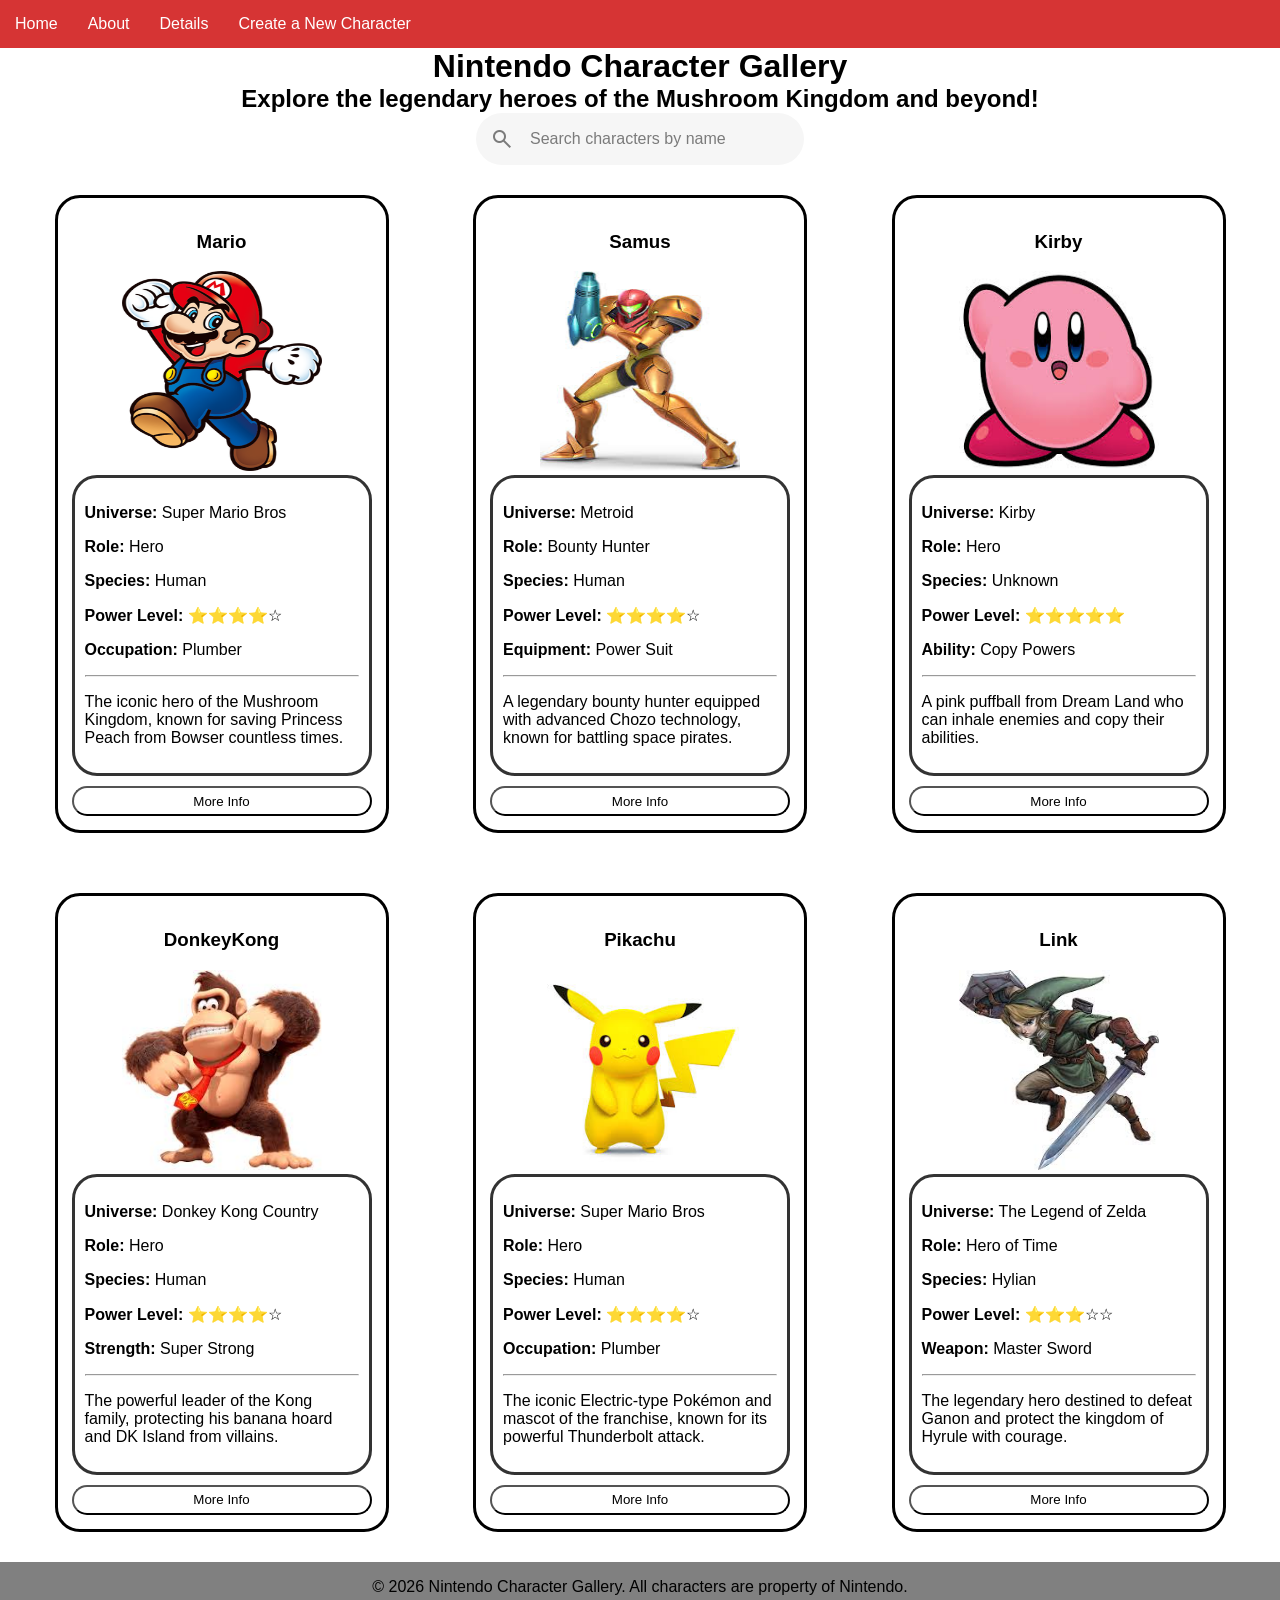
<file: index.html>
<!DOCTYPE html>
<html lang="en">
<head>
    <meta charset="UTF-8">
    <meta name="viewport" content="width=device-width, initial-scale=1.0">
    <title>index</title>
    <link rel="stylesheet" href="Stylesheet.css">
    <link rel="stylesheet" href="https://fonts.googleapis.com/css2?family=Material+Symbols+Outlined:opsz,wght,FILL,GRAD@20..48,100..700,0..1,-50..200&icon_names=search" /> <!--Search Bar-->
</head>


</span>

<body>
<!--Nav Bar-->
    <nav class = "navbar">
        <ul>
            <li><a href="index.html">Home</a></li>
            <li><a href="about.html">About</a></li>
            <li><a href="details.html">Details</a></li> 
            <li><a href="new-character-form.html">Create a New Character</a></li>
        </ul>
    </nav>

    <main>
        <!--Title-->
        <h1 id="indexTitle">Nintendo Character Gallery</h1>
        <h2 id="indexTitle">Explore the legendary heroes of the Mushroom Kingdom and beyond!</h2>
        <!--Search Bar-->
        <form id="searchBar" action="searchbar">
            <div class="search">
                <span class="search-icon material-symbols-outlined">search</span>
                <input class="search-input" type="search" placeholder="Search characters by name">
            </div>
        </form>

        <!--Character Sheet-->
    <div class="containerIndex">
        <div class="characterCard">
            <h3>Mario</h3>
            <img class="pictures" src="Pictures/Mario.png" alt="Mario">
                <div class="characterInfo" >
                     <p><strong>Universe:</strong> Super Mario Bros</p>
                    <p><strong>Role:</strong> Hero</p>                                                      <!--Mario-->
                    <p><strong>Species: </strong>Human</p>
                    <p><strong>Power Level:</strong> ⭐⭐⭐⭐☆</p>
                    <p><strong>Occupation:</strong> Plumber </p>
                    <hr>
                    <p>The iconic hero of the Mushroom Kingdom, known for saving Princess Peach from Bowser countless times.</p>
                </div>
            <a href="details.html" target=""><button id="infoButton" type="button">More Info</button></a>
            
        </div>
        

    <div class="characterCard">
            <h3>Samus</h3>
            <img class="pictures" src="Pictures/Samus.jpg" alt="Samus">
                <div class="characterInfo" >
                    <p><strong>Universe:</strong> Metroid</p>
                    <p><strong>Role:</strong> Bounty Hunter</p>                                                      <!--Samus-->
                    <p><strong>Species: </strong>Human</p>
                    <p><strong>Power Level:</strong> ⭐⭐⭐⭐☆</p>
                    <p><strong>Equipment:</strong> Power Suit </p>
                    <hr>
                    <p>A legendary bounty hunter equipped with advanced Chozo technology, known for battling space pirates.</p>
                </div>
            <a href="details.html" target=""><button id="infoButton" type="button">More Info</button></a>
            
        </div>



        <div class="characterCard">
            <h3>Kirby</h3>
            <img class="pictures" src="Pictures/Kirby.jpg" alt="Kirby">
                <div class="characterInfo" >
                    <p><strong>Universe:</strong> Kirby</p>
                    <p><strong>Role:</strong> Hero</p>                                                      <!--Kirby-->
                    <p><strong>Species: </strong>Unknown</p>
                    <p><strong>Power Level:</strong> ⭐⭐⭐⭐⭐</p>
                    <p><strong>Ability:</strong> Copy Powers </p>
                    <hr>
                    <p>A pink puffball from Dream Land who can inhale enemies and copy their abilities.</p>
                </div>
            <a href="details.html" target=""><button id="infoButton" type="button">More Info</button></a>
            
        </div>


        <div class="characterCard">
            <h3>DonkeyKong</h3>
            <img class="pictures" src="Pictures/DonkeyKong.jpg" alt="DonkeyKong">
                <div class="characterInfo" >
                    <p><strong>Universe:</strong> Donkey Kong Country</p>
                    <p><strong>Role:</strong> Hero</p>                                                      <!--DonkeyKong-->
                    <p><strong>Species: </strong>Human</p>
                    <p><strong>Power Level:</strong> ⭐⭐⭐⭐☆</p>
                    <p><strong>Strength:</strong> Super Strong  </p>
                    <hr>
                    <p>The powerful leader of the Kong family, protecting his banana hoard and DK Island from villains.</p>
                </div>
            <a href="details.html" target=""><button id="infoButton" type="button">More Info</button></a>
            
        </div>


         <div class="characterCard">
            <h3>Pikachu</h3>
            <img class="pictures" src="Pictures/Pikachu.jpg" alt="Description of the image">
                <div class="characterInfo" >
                    <p><strong>Universe:</strong> Super Mario Bros</p>
                    <p><strong>Role:</strong> Hero</p>                                                      <!--Pikachu-->
                    <p><strong>Species: </strong>Human</p>
                    <p><strong>Power Level:</strong> ⭐⭐⭐⭐☆</p>
                    <p><strong>Occupation:</strong> Plumber </p>
                    <hr>
                    <p>The iconic Electric-type Pokémon and mascot of the franchise, known for its powerful Thunderbolt attack.</p>
                </div>
            <a href="details.html" target=""><button id="infoButton" type="button">More Info</button></a>
            
        </div>





        <div class="characterCard">
            <h3>Link</h3>
            <img class="pictures" src="Pictures/Link.jpg" alt="Link">
                <div class="characterInfo" >
                    <p><strong>Universe:</strong> The Legend of Zelda</p>
                    <p><strong>Role:</strong> Hero of Time</p>                                                      <!--Link-->
                    <p><strong>Species: </strong>Hylian</p>
                    <p><strong>Power Level:</strong> ⭐⭐⭐☆☆</p>
                    <p><strong>Weapon:</strong> Master Sword </p>
                    <hr>
                    <p>The legendary hero destined to defeat Ganon and protect the kingdom of Hyrule with courage.</p>
                </div>
            <a href="details.html" ><button id="infoButton" type="button">More Info</button></a>
            
        </div>




































    </div>







    
    


         

        
        
    </main>

    <!--footer-->
    <footer class="footer">
        <p>© 2026 Nintendo Character Gallery. All characters are property of Nintendo.</p>
    </footer>
    
</body>
</html>
</file>
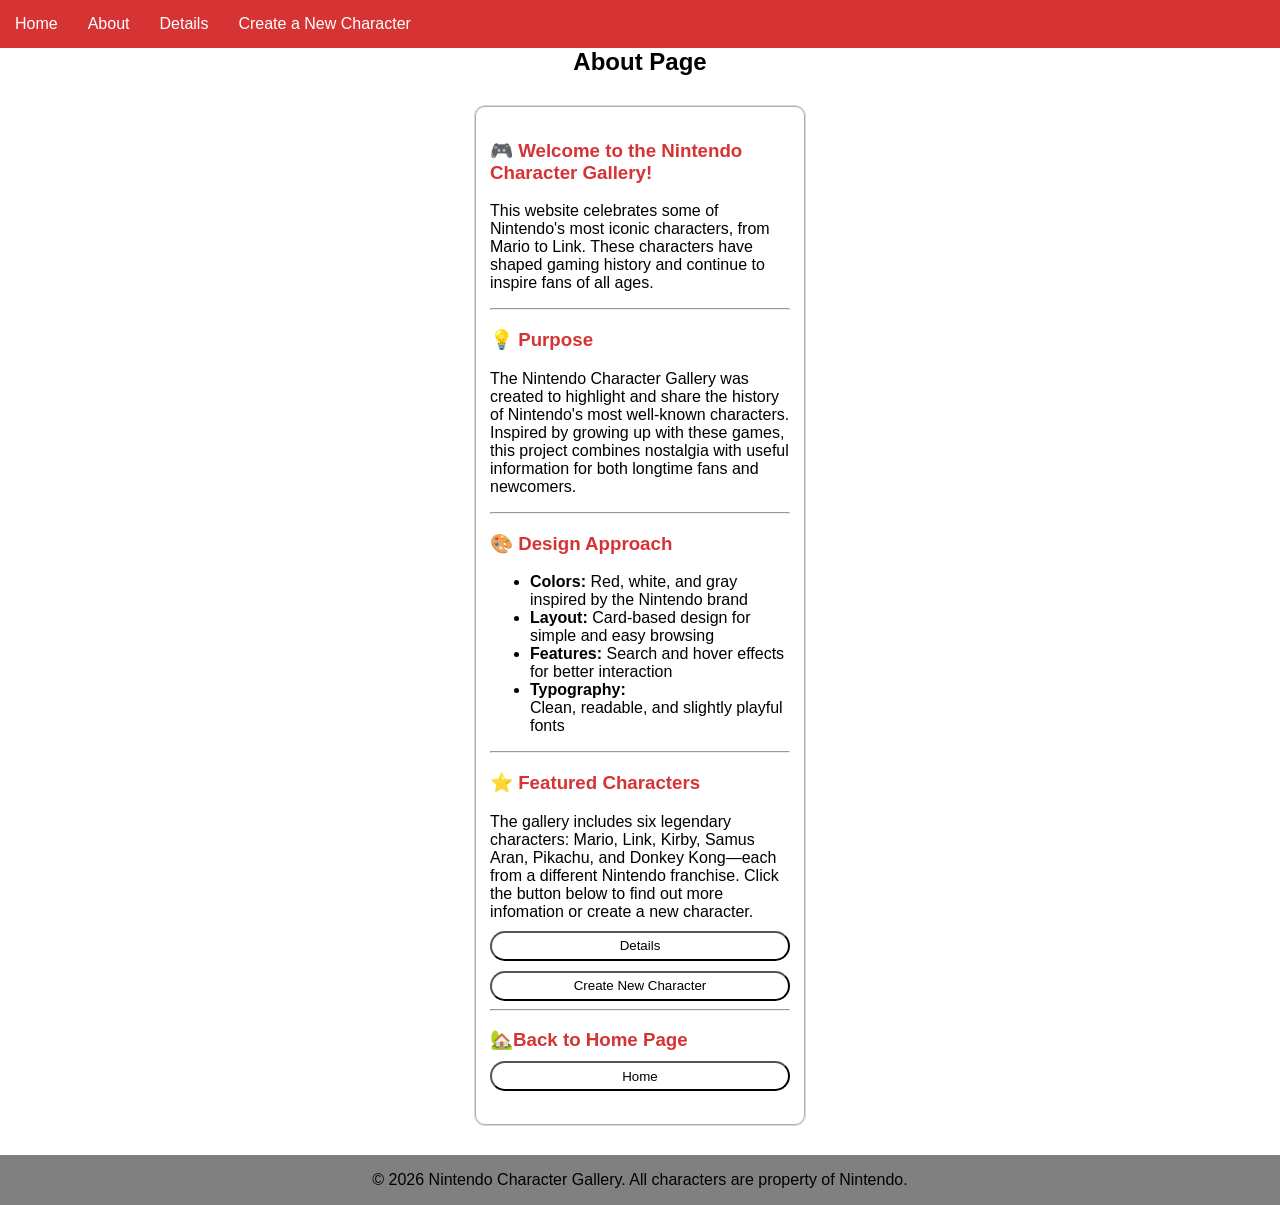
<file: about.html>
<!DOCTYPE html>
<html lang="en">
<head>
    <meta charset="UTF-8">
    <meta name="viewport" content="width=device-width, initial-scale=1.0">
    <title>index</title>
    <link rel="stylesheet" href="Stylesheet.css">
    <link rel="stylesheet" href="https://fonts.googleapis.com/css2?family=Material+Symbols+Outlined:opsz,wght,FILL,GRAD@20..48,100..700,0..1,-50..200&icon_names=search" /> <!--Search Bar-->
</head>


</span>

<body>
<!--Nav Bar-->
    <nav class = "navbar">
        <ul>
            <li><a href="index.html">Home</a></li>
            <li><a href="about.html">About</a></li>
            <li><a href="details.html">Details</a></li> 
            <li><a href="new-character-form.html">Create a New Character</a></li>
        </ul>
    </nav>

    <main>
        <!--Title-->
        <h2 id="AboutTitle">About Page</h2>
       
    <div class="containerAbout">
        <div class="aboutCard">
            <h3 style="color:  rgb(214, 52, 52);">🎮 Welcome to the Nintendo Character Gallery!</h3>
            <p>This website celebrates some of Nintendo's most iconic characters, from Mario to Link. These characters have shaped gaming history and continue to inspire fans of all ages.</p>
            <hr>
            <h3 style="color:  rgb(214, 52, 52);">💡 Purpose</h3>
            <p>The Nintendo Character Gallery was created to highlight and share the history of Nintendo's most well-known characters. Inspired by growing up with these games, this project combines nostalgia with useful information for both longtime fans and newcomers.</p>
            <hr>
            <h3 style="color:  rgb(214, 52, 52);">🎨 Design Approach</h3>
            <ul>
                <li><strong>Colors:</strong> Red, white, and gray inspired by the Nintendo brand</li>
                <li><strong>Layout:</strong> Card-based design for simple and easy browsing</li>
                <li><strong>Features:</strong> Search and hover effects for better interaction</li> 
                <li><strong>Typography:</strong></li> Clean, readable, and slightly playful fonts
            </ul>
            <hr>
            <h3 style="color: rgb(214, 52, 52);">⭐ Featured Characters</h3>
            The gallery includes six legendary characters: Mario, Link, Kirby, Samus Aran, Pikachu, and Donkey Kong—each from a different Nintendo franchise. Click the button below to find out more infomation or create a new character.
            <a href="details.html" target=""><button id="infoButton" type="button">Details</button></a>
            <a href="new-character-form.html" target=""><button id="infoButton" type="button">Create New Character</button></a>
            <hr>
            <h3 style="color: rgb(214, 52, 52);">🏡Back to Home Page</h>
                <a href="index.html" target=""><button id="infoButton" type="button">Home</button></a>
            
        </div>
    </div>


         

        
        
    </main>

    <!--footer-->
    <footer class="footer">
        <p>© 2026 Nintendo Character Gallery. All characters are property of Nintendo.</p>
    </footer>
    
</body>
</html>
</file>
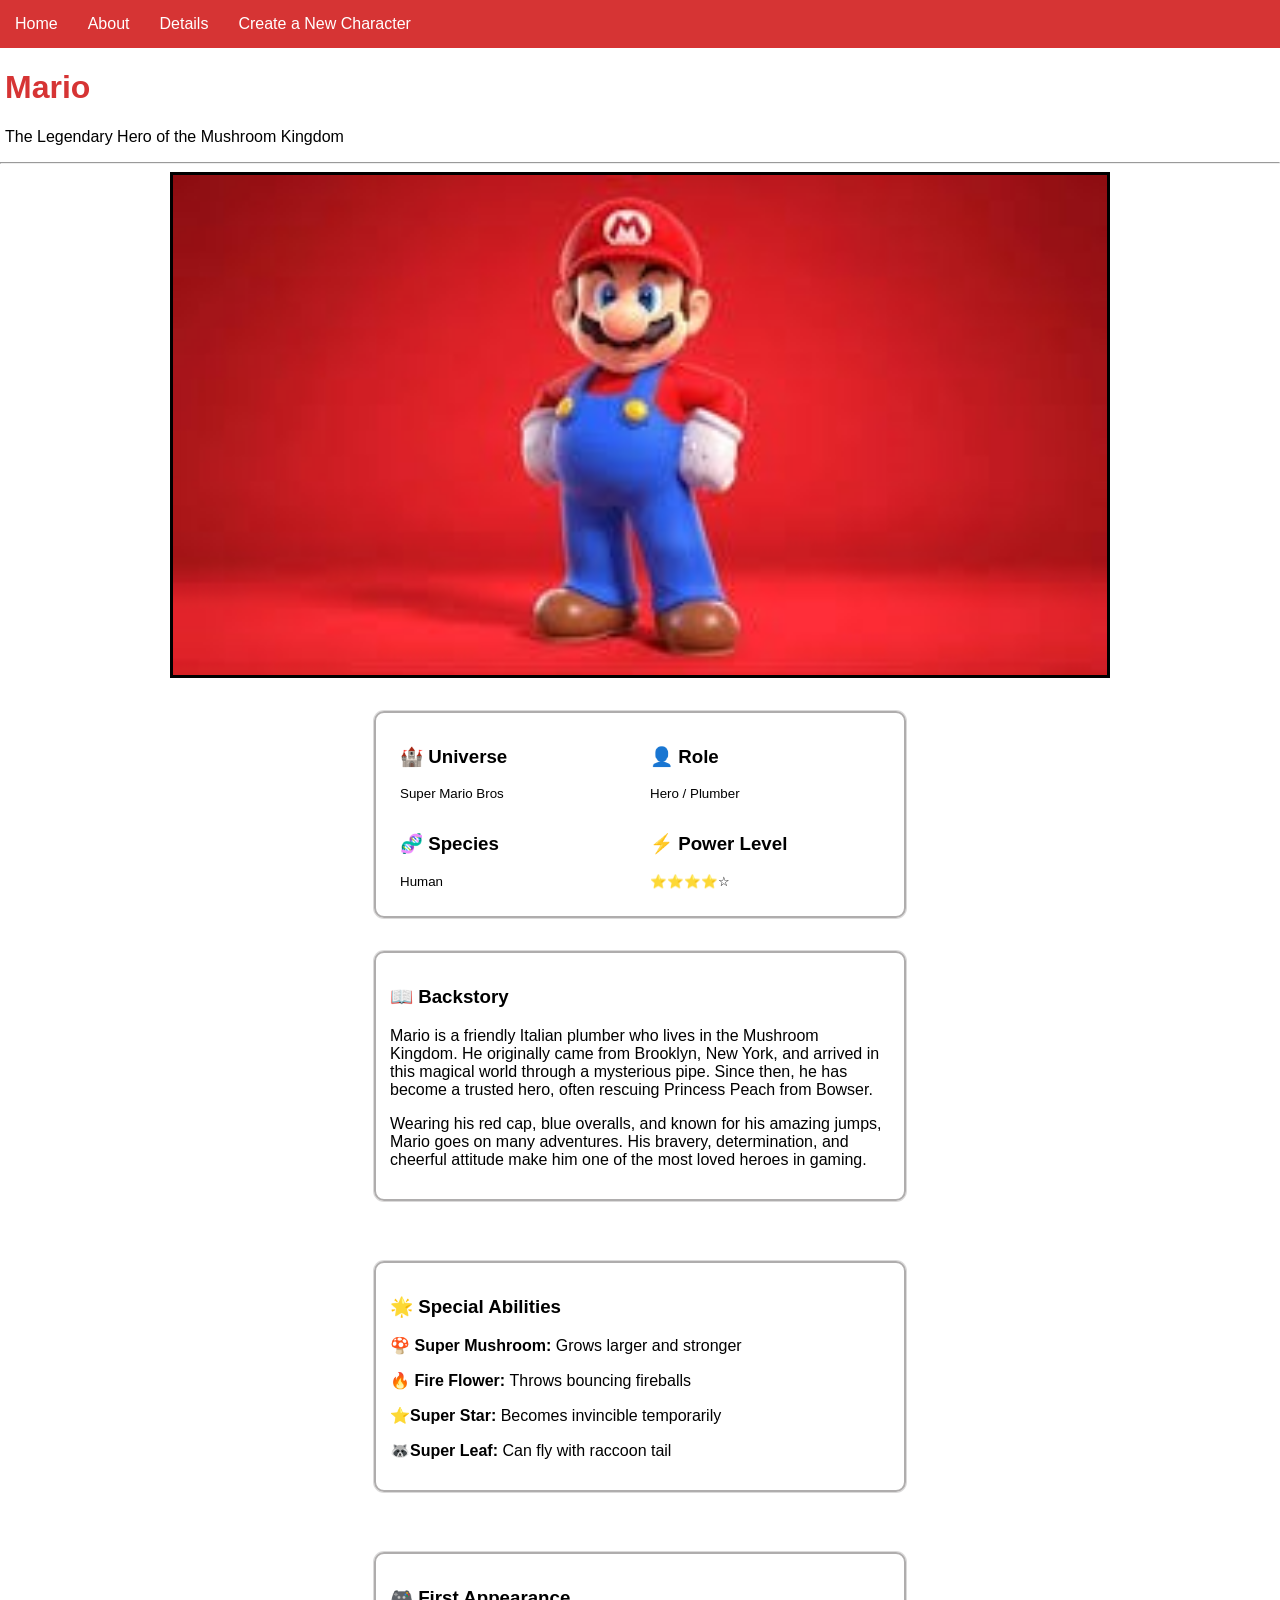
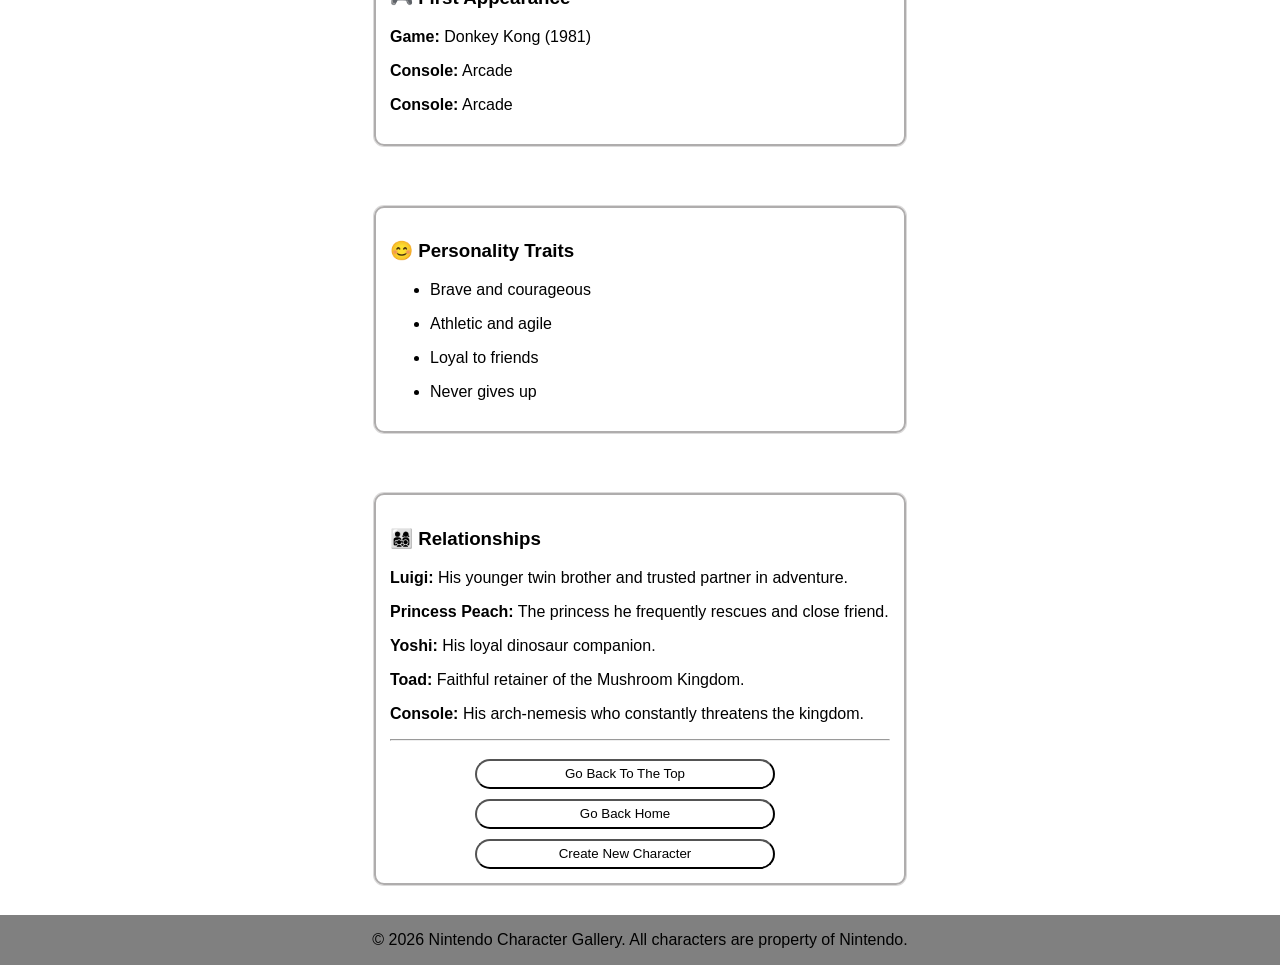
<file: details.html>
<!DOCTYPE html>
<html lang="en">
<head>
    <meta charset="UTF-8">
    <meta name="viewport" content="width=device-width, initial-scale=1.0">
    <title>details</title>
    <link rel="stylesheet" href="Stylesheet.css">
    <link rel="stylesheet" href="https://fonts.googleapis.com/css2?family=Material+Symbols+Outlined:opsz,wght,FILL,GRAD@20..48,100..700,0..1,-50..200&icon_names=search" /> <!--Search Bar-->
</head>


<body>

    <nav class = "navbar">
        <ul>
            <li><a href="index.html">Home</a></li>
            <li><a href="about.html">About</a></li>
            <li><a href="details.html">Details</a></li> 
            <li><a href="new-character-form.html">Create a New Character</a></li>
        </ul>
    </nav>
    <main>
        <h1 id="detailTitle" style="color:rgb(214, 52, 52);">Mario</h1>
        
        <p style="margin-left: 5px;">The Legendary Hero of the Mushroom Kingdom</p>
        <hr>


        <!--Universe, Role, Species, Power Level-->
 <div class="containerDetail">
    <img id="biggerMario" src="Pictures/BiggerMario.jpg" alt="Mario">
        <div class="detailCard">
            <div class="universe">
                <h3>🏰 Universe</h3>
                <p style="font-size: smaller ;">Super Mario Bros</p>
            </div>

             <div class="role">
                <h3>👤 Role</h3>
                <p style="font-size: smaller ;">Hero / Plumber</p>
            </div>

             <div class="species">
                <h3>🧬 Species</h3>
                <p style="font-size: smaller ;">Human</p>
            </div>

             <div class="powerLevel">
                <h3>⚡ Power Level</h3>
                <p style="font-size: smaller ;">⭐⭐⭐⭐☆</p>
            </div> 
        </div>
    </div>

       
    <!--Backstory-->
    <div class="containerDetail">
        <div class="detailTemplate">
            <h3>📖 Backstory</h3>
            <p>Mario is a friendly Italian plumber who lives in the Mushroom Kingdom. He originally came from Brooklyn, New York, and arrived in this magical world through a mysterious pipe. Since then, he has become a trusted hero, often rescuing Princess Peach from Bowser.</p>
            <p>Wearing his red cap, blue overalls, and known for his amazing jumps, Mario goes on many adventures. His bravery, determination, and cheerful attitude make him one of the most loved heroes in gaming.</p>
        </div>
    </div>



     <!--🌟 Special Abilities-->
    <div class="containerDetail">
        <div class="detailTemplate">
            <h3>🌟 Special Abilities</h3>
            <p>🍄 <strong>Super Mushroom:</strong> Grows larger and stronger</p>
            <p>🔥 <strong>Fire Flower: </strong> Throws bouncing fireballs</p>
            <p>⭐<strong>Super Star:</strong> Becomes invincible temporarily</p>
            <p>🦝<strong>Super Leaf:</strong> Can fly with raccoon tail</p> 
        </div>
    </div>




     <!--🎮 First Appearance-->
    <div class="containerDetail">
        <div class="detailTemplate">
            <h3>🎮 First Appearance</h3>
            <p><strong>Game:</strong> Donkey Kong (1981)</p>
            <p><strong>Console:</strong> Arcade</p>
            <p><strong>Console:</strong> Arcade</p>
   
            
        </div>
    </div>



     <!--Personality Traits-->
    <div class="containerDetail">
        <div class="detailTemplate">
            <h3>😊 Personality Traits</h3>
            <ul>
            <li><p>Brave and courageous</p></li>
            <li><p>Athletic and agile</p></li>
            <li><p>Loyal to friends</p></li>
            <li><p>Never gives up</p></li>
        </ul>
   
            
        </div>
    </div>


     <!--Relationships-->
    <div class="containerDetail">
        <div class="detailTemplate">
            <h3>👨‍👩‍👧‍👦 Relationships</h3>
            <p><strong>Luigi:</strong> His younger twin brother and trusted partner in adventure.</p>
            <p><strong>Princess Peach:</strong> The princess he frequently rescues and close friend.</p>
            <p><strong>Yoshi: </strong> His loyal dinosaur companion.</p>
            <p><strong>Toad:</strong> Faithful retainer of the Mushroom Kingdom.</p>
            <p><strong>Console:</strong> His arch-nemesis who constantly threatens the kingdom.</p>
            <hr>
            <a href="details.html" target=""><button id="detailsButton" type="button">Go Back To The Top</button></a>
            <a href="index.html" target=""><button id="detailsButton" type="button">Go Back Home</button></a>
            <a href="new-character-form.html" target=""><button id="detailsButton" type="button">Create New Character</button></a>

        </div>
    </div>
    

    
            


        
        
    </main>


    <footer class="footer">
        <p>© 2026 Nintendo Character Gallery. All characters are property of Nintendo.</p>
    </footer>
    
</body>
</html>
</file>
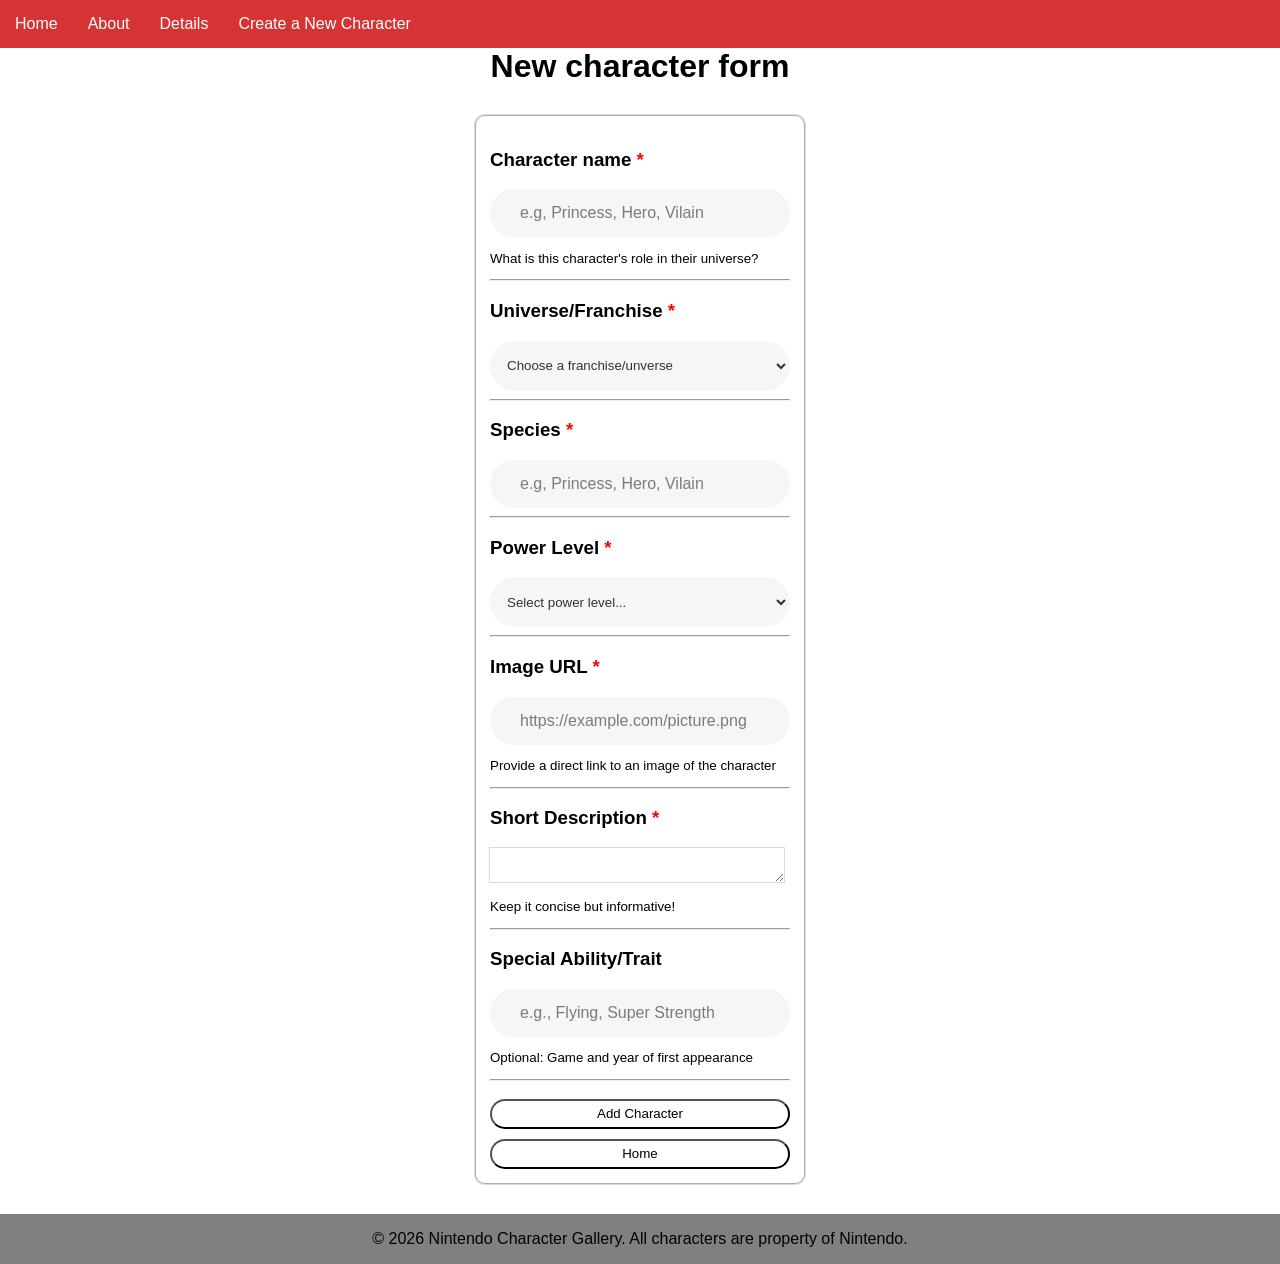
<file: new-character-form.html>
<!DOCTYPE html>
<html lang="en">
<head>
    <meta charset="UTF-8">
    <meta name="viewport" content="width=device-width, initial-scale=1.0">
    <title>New character form</title>
    <link rel="stylesheet" href="Stylesheet.css">
    <link rel="stylesheet" href="https://fonts.googleapis.com/css2?family=Material+Symbols+Outlined:opsz,wght,FILL,GRAD@20..48,100..700,0..1,-50..200&icon_names=search" /> <!--Search Bar-->
</head>


</span>

<body>

    <nav class = "navbar">
        <ul>
            <li><a href="index.html">Home</a></li>
            <li><a href="about.html">About</a></li>
            <li><a href="details.html">Details</a></li> 
            <li><a href="new-character-form.html">Create a New Character</a></li>
        </ul>
    </nav>
    <main>
        <h1 id="indexTitle">New character form</h1>

        
    
    <div class="containerNew">
        <div class="newCard">
            <h3>Character name <span style="color: red;">*</span> </h3>
            <!-- SearchBar-->
            <form id="searchBar" action="searchbar">
                <div class="search">
                    <input class="search-input"  placeholder="e.g, Princess, Hero, Vilain">
                </div>
            </form>

            <p style="font-size: smaller;">What is this character's role in their universe?</p>
            <hr>
            <h3>Universe/Franchise <span style="color: red;">*</span> </h3>
            <!-- drowndown Universe/Franchise-->
            <select name="Select power level.." class="select">
                <option disabled selected>Choose a franchise/unverse</option>
                <option value="Super Mario Bros">Super Mario Bros</option>
                <option value="The Legend of Zelda">The Legend of Zelda</option>
                <option value="Pokemon">Pokemon</option>
                <option value="Kirby">Kirby</option>
                <option value="Metroid">Metroid</option>
                <option value="Donkey Kong Country">Donkey Kong Country</option>
                <option value="Star Fox">Star Fox</option>
                <option value="Fire Emblem">Fire Emblem</option>
                <option value="Animal Crossing">Animal Crossing</option>
                <option value="Other">Other</option>
            </select>

            <hr>
            <h3>Species <span style="color: red;">*</span> </h3>
            <!-- inputBar Species-->
             <form id="searchBar" action="searchbar">
                <div class="search">
                    <input class="search-input" placeholder="e.g, Princess, Hero, Vilain">
                </div>
            </form>
            <hr>
            <h3>Power Level <span style="color: red;">*</span> </h3>
            <!-- drowndown Select power level-->
            <select name="Select power level.." class="select">
                <option disabled selected>Select power level...</option>
                <option value="beginner">⭐☆☆☆☆ Beginner</option>
                <option value="intermediate">⭐⭐☆☆☆ Intermediate</option>
                <option value="advanced">⭐⭐⭐☆☆ Advanced</option>
                <option value="expert">⭐⭐⭐⭐☆ Expert</option>
                <option value="master">⭐⭐⭐⭐⭐ Master</option>
            </select>
            <hr>
            <h3>Image URL<span style="color: red;"> *</span> </h3>
             <!-- Input Image UR-->
             <form id="searchBar" action="searchbar">
                <div class="search">
                    <input class="search-input"  placeholder="https://example.com/picture.png">
                </div>
            </form>
            <p style="font-size: smaller;">Provide a direct link to an image of the character</p>
            <hr>

            <h3>Short Description <span style="color: red;"> *</span> </h3>
            <!-- inputBar Special Ability/Trait-->
             <textarea id="shortDescription" placeholder="Write a brief description of the character (2-3 sentences)"> </textarea>
        
            
            
            <p style="font-size: smaller;">Keep it concise but informative!</p>
            <hr>
            <h3>Special Ability/Trait </h3>
              <!-- inputBar Special Ability/Trait-->
             <form id="searchBar" action="searchbar">
                <div class="search">
                    <input class="search-input" placeholder="e.g., Flying, Super Strength">
                </div>
            </form>
            <p style="font-size: smaller;">Optional: Game and year of first appearance</p>
            <hr>
            <button id="infoButton" type="button">Add Character</button>
            <a href="index.html" target=""><button id="infoButton" type="button">Home</button></a>
            


            

        </div>
            
    </div>







    

        
        
    </main>


    <footer class="footer">
        <p>© 2026 Nintendo Character Gallery. All characters are property of Nintendo.</p>
    </footer>
    
</body>
</html>
</file>
<file: Stylesheet.css>
body{
    margin: 0px;
    font-family:'Segoe UI', Tahoma, Geneva, Verdana, sans-serif;
}


/*narbar*/
.navbar ul{
    list-style-type: none;
    background-color: rgb(214, 52, 52);
    padding: 0px;
    margin: 0px;
    overflow: hidden;

}

.navbar a{
    color: white;
    text-decoration: none;
    padding: 15px;
    display: block;
    text-align: center;
}
.navbar a:hover{
    background-color: rgb(196, 49, 49);
}

.navbar li{
    float: left;
}

#indexTitle{
    text-align: center;
    
    font-family:'Segoe UI', Tahoma, Geneva, Verdana, sans-serif;
    margin: 0;
}



 /*SearchBar*/
#searchBar{
    display: flex;
    justify-content: center;
}

.search{
    --padding: 14px;


    width: 300px;
    display: flex;
    justify-content: center;
    align-items: center;
    padding: var(--padding);
    border-radius: 28px;
    background: #f6f6f6;
    transition: box-shadow 0.25s;
}

.search:focus-within{
    box-shadow: 0 0 2px rgba(0, 0, 0, 0.75);
}

.search-input {
    font-size: 16px;
    font-family: 'Segoe UI', Tahoma, Geneva, Verdana, sans-serif;
    color: #333333;
    margin-left: var(--padding);
    outline: none;
    border: none;
    background: transparent;
    flex: 1;
   
}

.search-input::placeholder,
.search-icon {
    color: rgba(0,0,0,0.5);
    
}


/*Character card*/
.pictures{
    width: 200px;
    height: 200px;
}





.containerIndex{
    
    border-width: 2px;
    display: flex;
    justify-content: space-evenly;
    align-items:normal;        
    flex-direction: row;
    flex-wrap: wrap;
    
    
    
    margin: 0px;
    
}


.characterCard{
    border: solid black ;
    margin: 30px;
    padding: 14px;
    text-align: center;
    border-radius: 25px;
    justify-content: center;
    align-items: center;        
    flex-direction: row;
    width: 300px;
    height: auto;

    
}






.characterInfo{
    border:solid #333333;
    text-align: left;
    padding: 10px;
    border-radius: 25px;
    
}
 
#infoButton{
    margin-top: 10px;
    border-radius: 25px;
    width: 300px;
    height: 30px;
    border-radius: 28px;
    background: #ffffff;
    
    
    
}

#infoButton:hover{
    background-color: #f6f6f6;
    transition: box-shadow 1s;

}




/*footer*/
.footer{
    background-color: gray;
    display: flex;
    justify-content: center;
    align-items: center;  
    text-align: center;
    margin: 0px;
    padding: 0px;
}







/*about page*/

#AboutTitle{
    
    display: flex;
    justify-content: center;
    align-items: center;  
    text-align: center;
    margin: 0px;
    padding: 0px;
    font-family:'Segoe UI', Tahoma, Geneva, Verdana, sans-serif;
}

.containerAbout{
    
    border-width: 2px;
    display: flex;
    justify-content: space-evenly;
    align-items:normal;        
    flex-direction: row;
    flex-wrap: wrap;
    overflow: auto;
    margin: 0px;
    
}


.aboutCard{
    box-shadow:0 0 0 1px rgb(75, 70, 70, 0.2);
    border: solid rgb(175, 173, 173) ;
    border-width: 1px;
    margin: 30px;
    padding: 14px;
    text-align: left;
    border-radius: 10px;
    justify-content: center;
    align-items: center;        
    flex-direction: row;
    width: 300px;
    height: auto;

    
}


/*detail*/
.containerDetail{
    border-width: 2px;
    display: flex;
    justify-content: space-evenly;
    align-items:center;        
    flex-direction: column;
    flex-wrap: wrap;
    margin: px;
    
    
}

.detailCard{
    box-shadow:0 0 0 1px rgb(75, 70, 70, 0.2);
    border: solid rgb(175, 173, 173) ;
    border-width: 1px;
    margin: 3px;
    padding: 14px;
    text-align: left;
    border-radius: 10px;
    width: 500px;
    height: auto;
    border-width: 2px;
    display: grid;
    grid-template-columns: 1fr 1fr;
    justify-content: space-evenly;
    align-items: center; 
    overflow: hidden;


}

.detailTemplate{
     box-shadow:0 0 0 1px rgb(75, 70, 70, 0.2);
    border: solid rgb(175, 173, 173) ;
    border-width: 1px;
    margin: 30px;
    padding: 14px;
    text-align: left;
    border-radius: 10px;
    justify-content: space-evenly;
    align-items: center;        
    flex-direction: column;
    width: 500px;
    height: auto;
    border-width: 2px;
    
    

}

#detailTitle{
    text-align: left;
    
    font-family:'Segoe UI', Tahoma, Geneva, Verdana, sans-serif;
    margin-left: 5px;
}


#biggerMario{
    width: auto;
    height:500px;
    border: solid;
    margin-bottom: 30px;
}

/*Universe, Role, Species, Power Level*/
.universe{
   
    width: 150px;
    padding-left: 10px;
    
}

.species{
    
    width: 150px;
    padding-left: 10px;
    
}


.role{
    
    width: 150px;
    padding-left: 10px;
    
}

.powerLevel{
    
    width: 150px;
    padding-left: 10px;
    


}

#detailsButton{
    margin-top: 10px;
    border-radius: 25px;
    width: 300px;
    height: 30px;
    border-radius: 28px;
    background: #ffffff;
    margin-left: 85px

}

#detailsButton:hover{
    background-color: #f6f6f6;
    transition: box-shadow 1s;

}







/*New Character form*/


.containerNew{
    border-width: 2px;
    display: flex;
    justify-content: space-evenly;
    align-items:normal;        
    flex-direction: row;
    flex-wrap: wrap;
    overflow: auto;
    margin: 0px;
  


}


.newCard{
    box-shadow:0 0 0 1px rgb(75, 70, 70, 0.2);
    border: solid rgb(175, 173, 173) ;
    border-width: 1px;
    margin: 30px;
    padding: 14px;
    text-align: left;
    border-radius: 10px;
    justify-content: center;
    align-items: center;        
    flex-direction: row;
    width: 300px;
    height: auto;
    


}


.select{
    padding: 8px 12px;
    color: #333333;
    background-color: #f6f6f6;
    border: 1px solid #f6f6f6;
    cursor: pointer;
    border-radius: 28px;
    width: 300px;
    height: 50px;
    
}

#shortDescription{
    border: none;
    box-shadow:0 0 0 1px rgb(75, 70, 70, 0.2);
    width: 290px;

}
</file>
